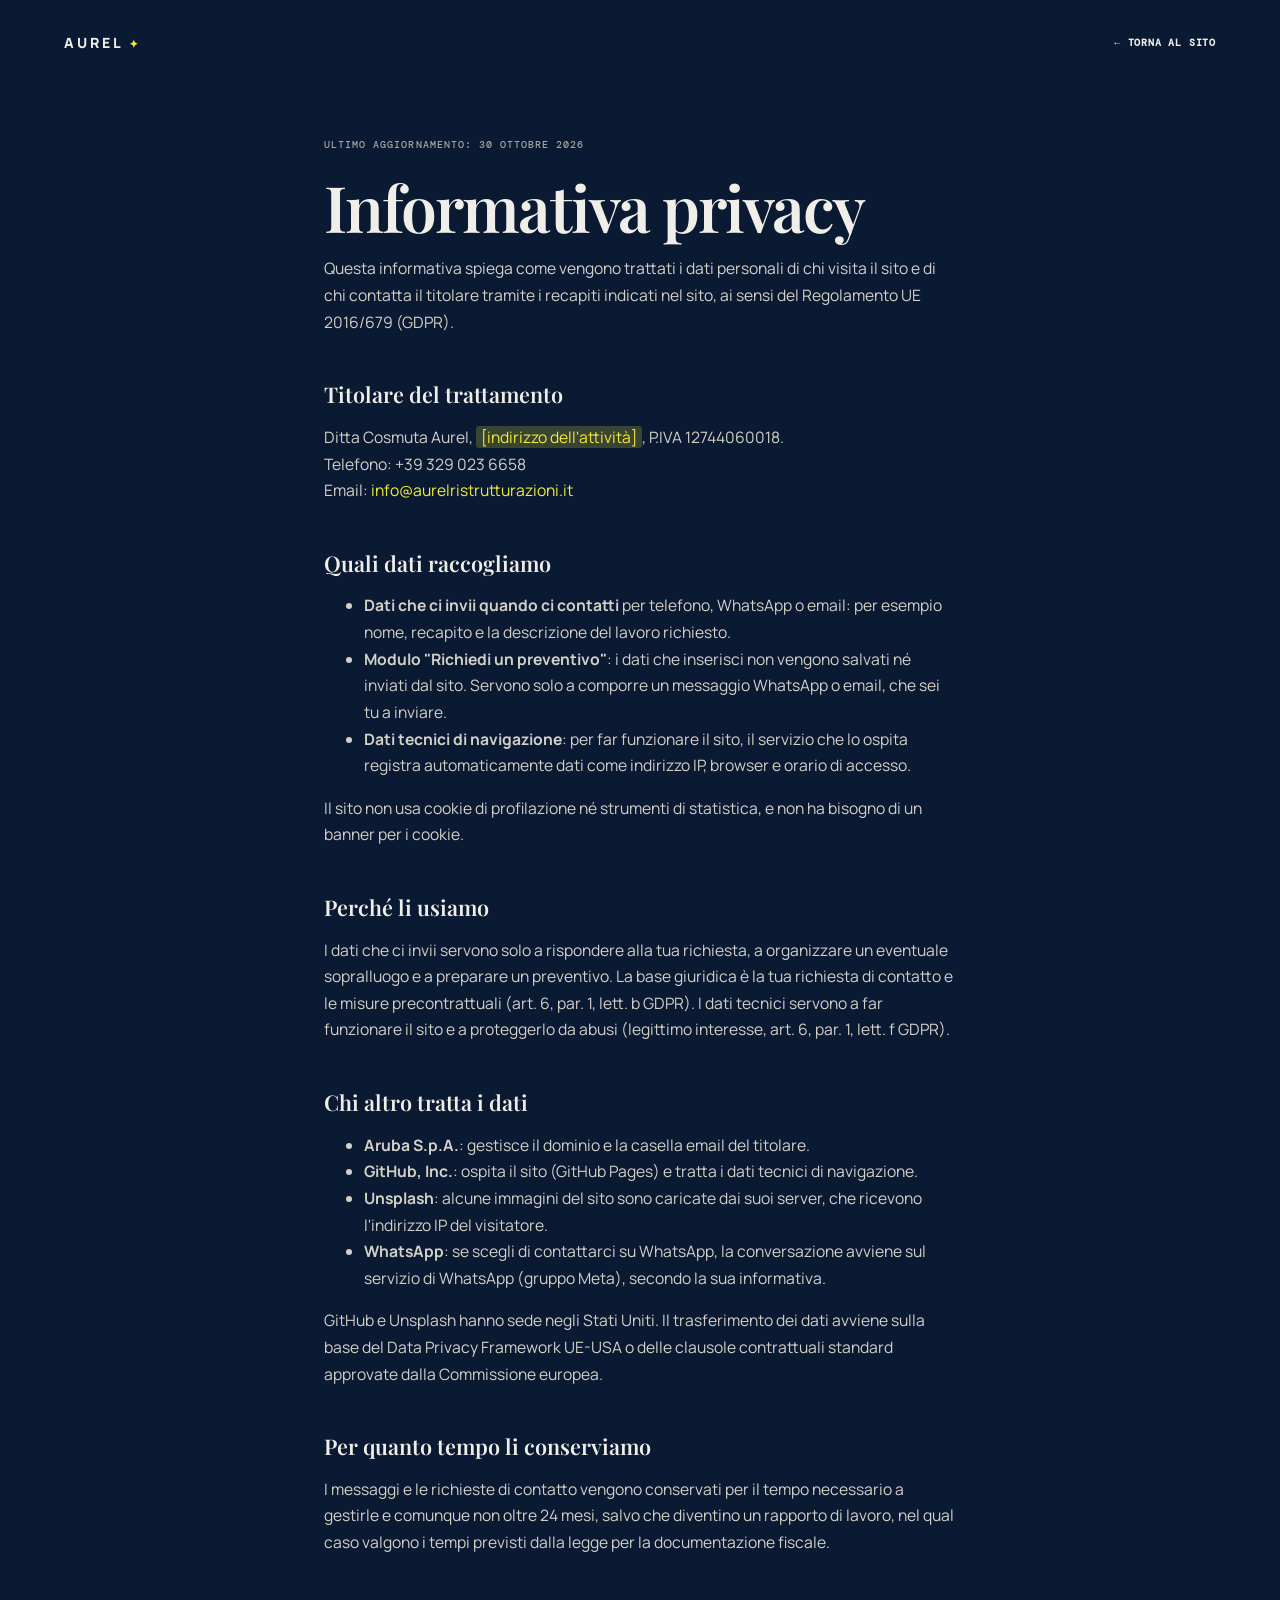
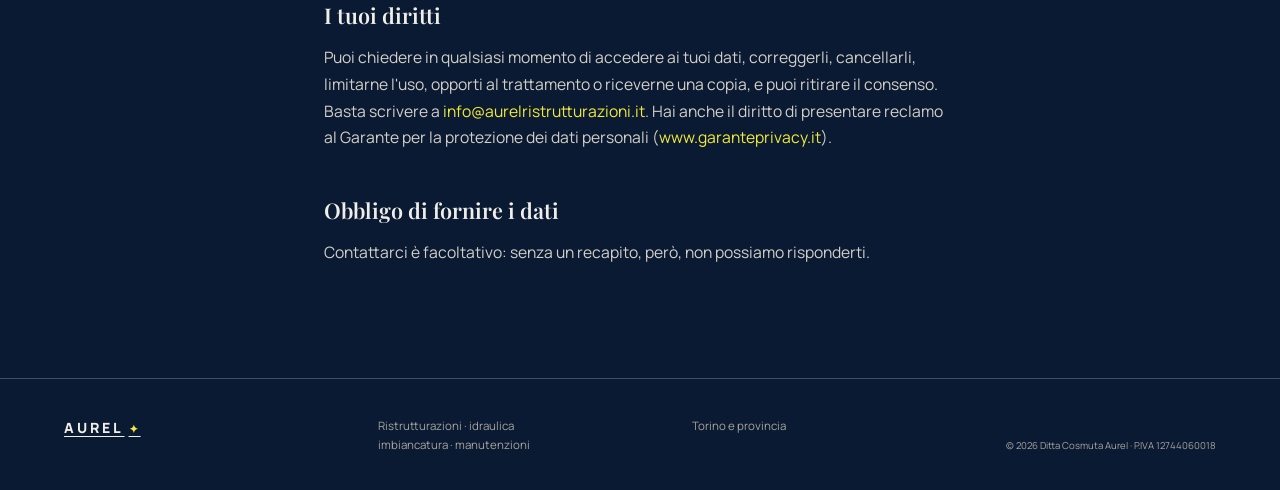
<file: privacy.html>
<!doctype html>
<html lang="it">
<head>
<meta charset="utf-8"><meta name="viewport" content="width=device-width, initial-scale=1">
<meta http-equiv="Content-Security-Policy" content="default-src 'none'; script-src 'self'; style-src 'self'; font-src 'self'; img-src 'self'; base-uri 'none'; object-src 'none'; form-action 'none'; frame-src 'none'; upgrade-insecure-requests">
<meta name="referrer" content="strict-origin-when-cross-origin">
<meta name="robots" content="noindex">
<title>Privacy policy — Aurel Cosmuță</title><link rel="icon" href="favicon.svg?v=202611021554" type="image/svg+xml"><link rel="icon" href="favicon-32.png?v=202611021554" type="image/png" sizes="32x32"><link rel="apple-touch-icon" href="apple-touch-icon.png"><meta name="theme-color" content="#0b1a33">
<script src="frame-guard.js?v=202611021615"></script><link rel="stylesheet" href="fonts/fonts.css?v=202611021615"><link rel="stylesheet" href="aurel.css?v=202611021615">
</head>
<body>
<header class="header"><a class="logo" href="./">AUREL<span>✦</span></a><a class="back-link" href="./">← TORNA AL SITO</a></header>
<main class="legal">
<p class="updated">Ultimo aggiornamento: 30 ottobre 2026</p>
<h1>Informativa privacy</h1>
<p>Questa informativa spiega come vengono trattati i dati personali di chi visita il sito e di chi contatta il titolare tramite i recapiti indicati nel sito, ai sensi del Regolamento UE 2016/679 (GDPR).</p>

<h2>Titolare del trattamento</h2>
<p>Ditta Cosmuta Aurel, <span class="todo">[indirizzo dell'attività]</span>, P.IVA 12744060018.<br>Telefono: +39 329 023 6658<br>
Email: <a href="mailto:info@aurelristrutturazioni.it">info@aurelristrutturazioni.it</a></p>

<h2>Quali dati raccogliamo</h2>
<ul>
<li><strong>Dati che ci invii quando ci contatti</strong> per telefono, WhatsApp o email: per esempio nome, recapito e la descrizione del lavoro richiesto.</li>
<li><strong>Modulo "Richiedi un preventivo"</strong>: i dati che inserisci non vengono salvati né inviati dal sito. Servono solo a comporre un messaggio WhatsApp o email, che sei tu a inviare.</li><li><strong>Dati tecnici di navigazione</strong>: per far funzionare il sito, il servizio che lo ospita registra automaticamente dati come indirizzo IP, browser e orario di accesso.</li>
</ul>
<p>Il sito non usa cookie di profilazione né strumenti di statistica, e non ha bisogno di un banner per i cookie.</p>

<h2>Perché li usiamo</h2>
<p>I dati che ci invii servono solo a rispondere alla tua richiesta, a organizzare un eventuale sopralluogo e a preparare un preventivo. La base giuridica è la tua richiesta di contatto e le misure precontrattuali (art. 6, par. 1, lett. b GDPR). I dati tecnici servono a far funzionare il sito e a proteggerlo da abusi (legittimo interesse, art. 6, par. 1, lett. f GDPR).</p>

<h2>Chi altro tratta i dati</h2>
<ul>
<li><strong>Aruba S.p.A.</strong>: gestisce il dominio e la casella email del titolare.</li>
<li><strong>GitHub, Inc.</strong>: ospita il sito (GitHub Pages) e tratta i dati tecnici di navigazione.</li>
<li><strong>Unsplash</strong>: alcune immagini del sito sono caricate dai suoi server, che ricevono l'indirizzo IP del visitatore.</li>
<li><strong>WhatsApp</strong>: se scegli di contattarci su WhatsApp, la conversazione avviene sul servizio di WhatsApp (gruppo Meta), secondo la sua informativa.</li>
</ul>
<p>GitHub e Unsplash hanno sede negli Stati Uniti. Il trasferimento dei dati avviene sulla base del Data Privacy Framework UE-USA o delle clausole contrattuali standard approvate dalla Commissione europea.</p>

<h2>Per quanto tempo li conserviamo</h2>
<p>I messaggi e le richieste di contatto vengono conservati per il tempo necessario a gestirle e comunque non oltre 24 mesi, salvo che diventino un rapporto di lavoro, nel qual caso valgono i tempi previsti dalla legge per la documentazione fiscale.</p>

<h2>I tuoi diritti</h2>
<p>Puoi chiedere in qualsiasi momento di accedere ai tuoi dati, correggerli, cancellarli, limitarne l'uso, opporti al trattamento o riceverne una copia, e puoi ritirare il consenso. Basta scrivere a <a href="mailto:info@aurelristrutturazioni.it">info@aurelristrutturazioni.it</a>. Hai anche il diritto di presentare reclamo al Garante per la protezione dei dati personali (<a href="https://www.garanteprivacy.it" rel="noopener noreferrer">www.garanteprivacy.it</a>).</p>

<h2>Obbligo di fornire i dati</h2>
<p>Contattarci è facoltativo: senza un recapito, però, non possiamo risponderti.</p>
</main>
<footer><a href="./" class="logo">AUREL<span>✦</span></a><p>Ristrutturazioni · idraulica<br>imbiancatura · manutenzioni</p><p>Torino e provincia</p><small>© 2026 Ditta Cosmuta Aurel · P.IVA 12744060018</small></footer>
</body>
</html>
</file>
<file: fonts/fonts.css>
/* manrope-latin-400-normal */
@font-face {
  font-family: 'Manrope';
  font-style: normal;
  font-display: swap;
  font-weight: 400;
  src: url(manrope-latin-400-normal.woff2) format('woff2');
}/* manrope-latin-ext-400-normal */
@font-face {
  font-family: 'Manrope';
  font-style: normal;
  font-display: swap;
  font-weight: 400;
  src: url(manrope-latin-ext-400-normal.woff2) format('woff2');
}/* manrope-latin-500-normal */
@font-face {
  font-family: 'Manrope';
  font-style: normal;
  font-display: swap;
  font-weight: 500;
  src: url(manrope-latin-500-normal.woff2) format('woff2');
}/* manrope-latin-ext-500-normal */
@font-face {
  font-family: 'Manrope';
  font-style: normal;
  font-display: swap;
  font-weight: 500;
  src: url(manrope-latin-ext-500-normal.woff2) format('woff2');
}/* manrope-latin-600-normal */
@font-face {
  font-family: 'Manrope';
  font-style: normal;
  font-display: swap;
  font-weight: 600;
  src: url(manrope-latin-600-normal.woff2) format('woff2');
}/* manrope-latin-ext-600-normal */
@font-face {
  font-family: 'Manrope';
  font-style: normal;
  font-display: swap;
  font-weight: 600;
  src: url(manrope-latin-ext-600-normal.woff2) format('woff2');
}/* manrope-latin-700-normal */
@font-face {
  font-family: 'Manrope';
  font-style: normal;
  font-display: swap;
  font-weight: 700;
  src: url(manrope-latin-700-normal.woff2) format('woff2');
}/* manrope-latin-ext-700-normal */
@font-face {
  font-family: 'Manrope';
  font-style: normal;
  font-display: swap;
  font-weight: 700;
  src: url(manrope-latin-ext-700-normal.woff2) format('woff2');
}/* manrope-latin-800-normal */
@font-face {
  font-family: 'Manrope';
  font-style: normal;
  font-display: swap;
  font-weight: 800;
  src: url(manrope-latin-800-normal.woff2) format('woff2');
}/* manrope-latin-ext-800-normal */
@font-face {
  font-family: 'Manrope';
  font-style: normal;
  font-display: swap;
  font-weight: 800;
  src: url(manrope-latin-ext-800-normal.woff2) format('woff2');
}/* playfair-display-latin-500-normal */
@font-face {
  font-family: 'Playfair Display';
  font-style: normal;
  font-display: swap;
  font-weight: 500;
  src: url(playfair-display-latin-500-normal.woff2) format('woff2');
}/* playfair-display-latin-ext-500-normal */
@font-face {
  font-family: 'Playfair Display';
  font-style: normal;
  font-display: swap;
  font-weight: 500;
  src: url(playfair-display-latin-ext-500-normal.woff2) format('woff2');
}/* playfair-display-latin-600-normal */
@font-face {
  font-family: 'Playfair Display';
  font-style: normal;
  font-display: swap;
  font-weight: 600;
  src: url(playfair-display-latin-600-normal.woff2) format('woff2');
}/* playfair-display-latin-ext-600-normal */
@font-face {
  font-family: 'Playfair Display';
  font-style: normal;
  font-display: swap;
  font-weight: 600;
  src: url(playfair-display-latin-ext-600-normal.woff2) format('woff2');
}/* playfair-display-latin-500-italic */
@font-face {
  font-family: 'Playfair Display';
  font-style: italic;
  font-display: swap;
  font-weight: 500;
  src: url(playfair-display-latin-500-italic.woff2) format('woff2');
}/* playfair-display-latin-ext-500-italic */
@font-face {
  font-family: 'Playfair Display';
  font-style: italic;
  font-display: swap;
  font-weight: 500;
  src: url(playfair-display-latin-ext-500-italic.woff2) format('woff2');
}/* dm-mono-latin-400-normal */
@font-face {
  font-family: 'DM Mono';
  font-style: normal;
  font-display: swap;
  font-weight: 400;
  src: url(dm-mono-latin-400-normal.woff2) format('woff2');
}/* dm-mono-latin-ext-400-normal */
@font-face {
  font-family: 'DM Mono';
  font-style: normal;
  font-display: swap;
  font-weight: 400;
  src: url(dm-mono-latin-ext-400-normal.woff2) format('woff2');
}/* dm-mono-latin-500-normal */
@font-face {
  font-family: 'DM Mono';
  font-style: normal;
  font-display: swap;
  font-weight: 500;
  src: url(dm-mono-latin-500-normal.woff2) format('woff2');
}/* dm-mono-latin-ext-500-normal */
@font-face {
  font-family: 'DM Mono';
  font-style: normal;
  font-display: swap;
  font-weight: 500;
  src: url(dm-mono-latin-ext-500-normal.woff2) format('woff2');
}
</file>
<file: aurel.css>
:root{--dark:#0b1a33;--cream:#f0eee8;--yellow:#f3ec36;--grey:#a6a49e;--line:rgba(240,238,232,.24);--sans:Manrope,Arial,sans-serif;--serif:'Playfair Display',Georgia,serif;--mono:'DM Mono',monospace}*{box-sizing:border-box}html{scroll-behavior:smooth}body{margin:0;background:var(--dark);color:var(--cream);font-family:var(--sans);overflow-x:hidden}a{color:inherit;text-decoration:none}button{font:inherit}img{width:100%;height:100%;display:block;object-fit:cover}.header{position:absolute;inset:0 0 auto;z-index:10;height:84px;padding:0 5vw;display:flex;align-items:center;justify-content:space-between}.logo{font-size:.88rem;font-weight:800;letter-spacing:.22em}.logo span{margin-left:.25rem;color:var(--yellow);font-size:.7rem}.nav{display:flex;align-items:center;gap:2rem;font-size:.68rem;font-weight:700}.nav>a:not(.nav-cta){color:#dad8d1}.nav>a:not(.nav-cta):hover{color:var(--yellow)}.nav-cta{background:var(--yellow);color:var(--dark);border:1px solid var(--yellow);border-radius:2rem;padding:.82rem 1.15rem;font:700 .62rem var(--mono);letter-spacing:.08em;transition:.25s}.nav-cta:hover{background:#fffbd0;transform:translateY(-2px);box-shadow:0 10px 28px #f3ec363d}.nav-cta span{margin-left:.6rem;font-size:1rem}.menu-button,.mobile-nav{display:none}.hero{height:min(860px,100vh);min-height:670px;position:relative;padding:125px 5vw 2.2rem;display:flex;flex-direction:column;justify-content:space-between;overflow:hidden}.hero-image,.hero-shade{position:absolute;inset:0}.hero-image{z-index:0}.hero-image img{filter:saturate(.75);transform:scale(1.03);animation:heroZoom 13s ease-out both}.hero-shade{z-index:1;background:linear-gradient(90deg,#0b1a33e8,#0b1a3340 78%),linear-gradient(0deg,#0b1a33bf,transparent 55%)}.hero-meta,.hero-content,.hero-scroll{position:relative;z-index:2}.hero-meta{display:flex;justify-content:space-between;color:#d6d3cc;font:.56rem var(--mono);letter-spacing:.09em;text-transform:uppercase}.hero-content{margin:auto 0}.kicker,.section-label{font:500 .61rem var(--mono);letter-spacing:.12em;color:var(--yellow);margin:0;text-transform:uppercase}.hero h1{font-size:clamp(4.2rem,12.5vw,13.5rem);line-height:.78;letter-spacing:-.095em;margin:1.2rem 0 0}.hero h1 span,.hero h1 em{display:block;animation:revealTitle 1s cubic-bezier(.2,.75,.2,1) both}.hero h1 em{font-family:var(--serif);font-weight:500;margin-left:16vw;animation-delay:.12s}.hero-bottom{margin-top:3rem;display:flex;align-items:end;justify-content:space-between}.hero-bottom>p{max-width:330px;margin:0;color:#d2d0c8;font-size:.83rem;line-height:1.7}.circle-link{height:128px;width:128px;border-radius:50%;background:var(--yellow);color:var(--dark);display:flex;align-items:center;justify-content:center;gap:.5rem;font:700 .54rem var(--mono);letter-spacing:.08em;line-height:1.4;transition:.3s}.circle-link:hover{transform:rotate(10deg) scale(1.06);box-shadow:0 14px 36px #f3ec3633}.circle-link b{font-size:1.25rem;font-weight:400}.hero-scroll{position:absolute;right:5vw;bottom:2.2rem;writing-mode:vertical-rl;font:.51rem var(--mono);letter-spacing:.1em;color:#c4c1b9}.hero-scroll span{color:var(--yellow);font-size:1rem;margin-top:.7rem}.section{padding:9rem 5vw}.intro-layout{display:grid;grid-template-columns:1.6fr .65fr;gap:9vw;align-items:end;margin-top:3.5rem}.intro h2,.projects h2,.contact h2{font-size:clamp(2.8rem,6.5vw,7.5rem);line-height:.94;letter-spacing:-.075em;margin:0}.intro h2 em,.projects h2 em,.contact h2 em{font-family:var(--serif);font-weight:500}.intro-copy{font-size:.86rem;color:var(--grey);line-height:1.75}.intro-copy p{margin:0}.underlined-link{display:inline-block;margin-top:2rem;padding-bottom:.45rem;border-bottom:1px solid var(--yellow);font-size:.7rem;font-weight:700}.underlined-link span{margin-left:.5rem;color:var(--yellow)}.intro-images{margin-top:7rem;display:grid;grid-template-columns:1.2fr .8fr;gap:1.5rem}.intro-images figure{margin:0;height:390px;position:relative;overflow:hidden}.intro-images figure:nth-child(2){margin-top:7rem}.intro-images img{filter:grayscale(.5);transition:transform .8s}.intro-images figure:hover img{transform:scale(1.06)}figcaption{position:absolute;left:1rem;bottom:1rem;font:.56rem var(--mono);letter-spacing:.1em;text-transform:uppercase}.services{background:var(--cream);color:var(--dark)}.services-title{display:flex;justify-content:space-between}.services-title .section-label{color:#65631a}.services-title>p{font-size:.88rem;line-height:1.65;margin:0}.services-grid{display:grid;grid-template-columns:1.25fr .75fr;gap:6vw;margin-top:5rem}.service-list{border-top:1px solid #bebbb4}.service-item{border-bottom:1px solid #bebbb4}.service-toggle{width:100%;display:grid;grid-template-columns:46px 1fr 28px;gap:1rem;align-items:center;padding:1.6rem 0;background:none;border:0;color:var(--dark);text-align:left;cursor:pointer}.service-toggle>span{font:.63rem var(--mono);color:#77756f}.service-toggle strong{font-size:clamp(1.35rem,2.6vw,2.6rem);letter-spacing:-.06em}.service-toggle i,.portfolio-toggle i{font-style:normal;font-size:1.7rem;text-align:right;transition:transform .3s}.service-sublist{max-height:0;overflow:hidden;transition:max-height .45s ease;padding-left:61px}.service-item.open .service-sublist{max-height:180px;padding-bottom:1.2rem}.service-item.open .service-toggle i,.portfolio.open .portfolio-toggle i{transform:rotate(45deg);color:#77710b}.service-detail{width:100%;display:flex;align-items:center;gap:1rem;padding:.58rem 0;background:none;border:0;color:#5a5953;text-align:left;cursor:pointer;border-bottom:1px solid #d6d3cb}.service-detail span{font:.55rem var(--mono);color:#88857e}.service-detail b{font-size:.77rem;font-weight:600}.service-detail:hover,.service-detail.active{color:#737b09}.service-photo{height:520px;overflow:hidden}.service-photo img{filter:saturate(.7);transition:opacity .25s,transform .45s}.statement{overflow:hidden;border-top:1px solid var(--line);border-bottom:1px solid var(--line);padding:1.25rem 0}.ticker{width:max-content;display:flex;animation:ticker 24s linear infinite}.ticker span{white-space:nowrap;font-size:clamp(2rem,4vw,4.5rem);letter-spacing:-.06em;line-height:1;padding-right:1.3rem;color:#d1cec7}.projects-heading{display:grid;grid-template-columns:.55fr 1.45fr .55fr;gap:4vw;align-items:end}.projects-heading p{font-size:.78rem;line-height:1.7;color:var(--grey);margin:0}.portfolio{border-top:1px solid var(--line)}.portfolio:first-of-type{margin-top:6rem}.portfolio-toggle{width:100%;display:grid;grid-template-columns:50px 1fr 30px;align-items:center;padding:1.55rem 0;background:none;color:var(--cream);border:0;border-bottom:1px solid var(--line);text-align:left;cursor:pointer}.portfolio-toggle span{font:.62rem var(--mono);color:var(--yellow)}.portfolio-toggle strong{font-size:clamp(1.4rem,3vw,2.8rem);letter-spacing:-.06em}.portfolio-toggle i{font-size:1.7rem}.portfolio-content{max-height:0;overflow:hidden;transition:max-height .65s ease}.portfolio.open .portfolio-content{max-height:390px}.portfolio-track{display:flex;gap:1rem;overflow-x:auto;padding:1rem 0 1.5rem;scroll-snap-type:x mandatory;scrollbar-width:thin;scrollbar-color:var(--yellow) transparent}.portfolio-track figure{flex:0 0 clamp(260px,31vw,430px);height:280px;margin:0;position:relative;scroll-snap-align:start;overflow:hidden}.portfolio-track img{filter:saturate(.7);transition:transform .6s}.portfolio-track figure:hover img{transform:scale(1.06)}.portfolio-track figcaption{font:.58rem var(--mono);color:white;text-shadow:0 1px 5px #000}.contact{background:#13294d;position:relative;overflow:hidden}.contact-bg{position:absolute;width:68vw;height:68vw;border-radius:50%;background:var(--yellow);right:-25vw;bottom:-42vw}.contact>*:not(.contact-bg){position:relative;z-index:1}.contact h2{margin:3rem 0 5rem}.contact-layout{display:grid;grid-template-columns:.8fr 1fr;gap:11vw}.contact-copy>p{font-size:.85rem;line-height:1.7;color:#d2cfc7;margin:0;max-width:390px}.contact-option{border-top:1px solid #f0eee83d;margin-top:2rem;padding-top:.8rem}.option-label{display:block;font:.56rem var(--mono);letter-spacing:.1em;color:var(--yellow);margin-bottom:.55rem}.copy-email,.contact-action{display:flex;align-items:center;justify-content:space-between;width:100%;max-width:430px;padding:0;background:none;border:0;color:var(--cream);text-align:left;font-size:clamp(1.05rem,2vw,1.75rem);letter-spacing:-.05em;cursor:pointer}.contact-action{display:flex}.copy-email small,.contact-action small{font:.53rem var(--mono);letter-spacing:.08em;color:var(--yellow);white-space:nowrap;margin-left:1rem}.copy-message{color:var(--yellow)!important;font-size:.67rem!important;margin:.5rem 0 0!important}.whatsapp-option{border-color:#73d48a66}.whatsapp-option .option-label{color:#72dc88}.whatsapp-option .contact-action small{color:#72dc88}.contact-copy>a{display:block}form{display:flex;flex-direction:column;gap:1.5rem}label{font:.58rem var(--mono);letter-spacing:.1em;text-transform:uppercase;color:#d3d0c8}input,textarea{display:block;width:100%;margin-top:.55rem;padding:.75rem 0;background:transparent;border:0;border-bottom:1px solid #f0eee856;color:var(--cream);outline:0;font:.86rem var(--sans);resize:vertical}input:focus,textarea:focus{border-color:var(--yellow)}input::placeholder,textarea::placeholder{color:#bab7b0}form button{align-self:flex-start;border:0;border-radius:3rem;padding:1rem 1.2rem;background:var(--yellow);color:var(--dark);font:700 .62rem var(--mono);letter-spacing:.08em;cursor:pointer;transition:.25s}form button:hover{transform:translateY(-2px);background:#fffbd0}form button span{font-size:1rem;margin-left:.7rem}#form-message{margin:0;color:var(--yellow);font-size:.75rem}footer{display:grid;grid-template-columns:1fr 1fr 1fr auto;gap:2rem;padding:2.3rem 5vw;color:var(--grey);font-size:.72rem;line-height:1.65;border-top:1px solid var(--line)}footer .logo{color:var(--cream)}footer p{margin:0}footer small{align-self:end}.reveal{opacity:0;transform:translateY(35px);transition:opacity .8s ease,transform .8s}.reveal.visible{opacity:1;transform:none}@keyframes revealTitle{from{transform:translateY(120%);opacity:0}to{transform:translateY(0);opacity:1}}@keyframes heroZoom{from{transform:scale(1.15)}to{transform:scale(1.03)}}@keyframes ticker{to{transform:translateX(-50%)}}@media(max-width:760px){.header{height:65px;padding:0 1.25rem}.nav{display:none}.menu-button{display:flex;flex-direction:column;gap:6px;border:0;background:none;padding:8px;z-index:13}.menu-button i{width:27px;height:1px;background:var(--cream);display:block;transition:transform .3s}.menu-button.open i:first-child{transform:translateY(3.5px) rotate(45deg)}.menu-button.open i:last-child{transform:translateY(-3.5px) rotate(-45deg)}.mobile-nav{position:fixed;z-index:12;inset:0;background:var(--yellow);color:var(--dark);padding:7rem 1.25rem;transform:translateY(-100%);transition:transform .45s cubic-bezier(.7,0,.2,1)}.mobile-nav.open{transform:none}.mobile-nav a{display:block;font-size:clamp(2.6rem,12vw,4rem);font-weight:700;line-height:1.15;letter-spacing:-.07em}.mobile-nav small{font:.55rem var(--mono);vertical-align:top}.mobile-nav .mobile-quote{margin-top:1.5rem;font:.9rem var(--mono);letter-spacing:.08em;border:1px solid var(--dark);border-radius:3rem;padding:.9rem 1rem;width:max-content}.hero{padding:95px 1.25rem 1.5rem;min-height:720px}.hero-meta span:last-child{display:none}.hero h1{font-size:clamp(4rem,18vw,7rem)}.hero h1 em{margin-left:8vw}.hero-bottom>p{max-width:205px;font-size:.72rem}.circle-link{width:88px;height:88px;font-size:.42rem}.hero-scroll{right:1.25rem;bottom:1.5rem}.section{padding:5rem 1.25rem}.intro-layout,.contact-layout{display:block;margin-top:2.5rem}.intro-copy{margin-top:2rem}.intro-images{margin-top:4rem;gap:.7rem}.intro-images figure{height:225px}.intro-images figure:nth-child(2){margin-top:3rem}.services-title{display:block}.services-title>p{margin-top:2rem}.services-grid{display:block;margin-top:3rem}.service-toggle{grid-template-columns:32px 1fr 24px;padding:1.3rem 0}.service-sublist{padding-left:32px}.service-photo{height:315px;margin-top:2rem}.projects-heading{display:block}.projects-heading h2{margin:2rem 0}.portfolio:first-of-type{margin-top:4rem}.portfolio-track figure{flex-basis:78vw;height:250px}.contact h2{margin:2.3rem 0 3rem}.contact-layout form{margin-top:3rem}.contact-bg{width:120vw;height:120vw;right:-50vw;bottom:-25vw}.copy-email,.contact-action{font-size:1rem}footer{grid-template-columns:1fr 1fr;padding:2rem 1.25rem;gap:1.5rem}footer small{grid-column:1/-1}}

.hp-field{position:absolute;left:-10000px;width:1px;height:1px;overflow:hidden}
.consent{display:flex;gap:.75rem;align-items:flex-start;text-transform:none;letter-spacing:0;font:.78rem/1.5 var(--sans);color:var(--cream)}
.consent input{width:1.05rem;height:1.05rem;margin:.15rem 0 0;flex:none;accent-color:var(--yellow)}
.consent a,footer a{color:inherit;text-decoration:underline;text-underline-offset:3px}
form button:disabled{opacity:.6;cursor:wait;transform:none}
:focus-visible{outline:2px solid var(--yellow);outline-offset:3px}
.legal{max-width:760px;margin:0 auto;padding:8rem 5vw 6rem;line-height:1.7;font-size:.98rem}
.legal h1{font:600 clamp(2.4rem,6vw,4rem)/1 var(--serif);letter-spacing:-.03em;margin:1.5rem 0 1rem}
.legal h2{font:600 1.35rem/1.3 var(--serif);margin:2.8rem 0 .6rem}
.legal p,.legal li{color:#d3d0c8}
.legal a{color:var(--yellow)}
.legal .todo{background:#f3ec3633;color:var(--yellow);padding:0 .3rem;border-radius:3px}
.legal .updated{font:500 .65rem var(--mono);letter-spacing:.1em;text-transform:uppercase;color:var(--grey)}
.back-link{font:700 .62rem var(--mono);letter-spacing:.08em;color:var(--cream);text-decoration:none}
@media(max-width:760px){.contact{padding-bottom:calc(5rem + 32vw)}.contact-bg{width:68vw;height:68vw;right:-20vw;bottom:-40vw}}

/* ===== Telefono ===== */
.quick-bar{display:none}
@media(max-width:760px){
/* Header fisso: il menu è sempre raggiungibile */
.header{position:fixed;z-index:14;height:calc(64px + env(safe-area-inset-top,0px));padding:env(safe-area-inset-top,0px) max(1.25rem,env(safe-area-inset-right,0px)) 0 max(1.25rem,env(safe-area-inset-left,0px));transition:background .3s,box-shadow .3s}
.header.scrolled{background:#0b1a33f2;box-shadow:0 1px 0 var(--line);-webkit-backdrop-filter:blur(10px);backdrop-filter:blur(10px)}
.logo{padding:.8rem 0}
.menu-button{width:48px;height:48px;align-items:center;justify-content:center;margin-right:-10px}
/* Menu a tutto schermo */
.mobile-nav{display:flex;flex-direction:column;gap:.35rem;padding:calc(6.5rem + env(safe-area-inset-top,0px)) 1.25rem 2rem;overflow-y:auto;visibility:hidden;transition:transform .45s cubic-bezier(.7,0,.2,1),visibility 0s .45s}
.mobile-nav.open{visibility:visible;transition:transform .45s cubic-bezier(.7,0,.2,1)}
.mobile-nav a{color:var(--dark);text-decoration:none;padding:.2rem 0}
.mobile-nav small{font-size:.7rem}
.mobile-nav .mobile-quote{font-size:.85rem;padding:1rem 1.3rem}
body.menu-open .header{background:transparent;box-shadow:none;-webkit-backdrop-filter:none;backdrop-filter:none}
body.menu-open .logo{color:var(--dark)}
body.menu-open .menu-button i{background:var(--dark)}
/* Apertura */
.hero{height:auto;min-height:100vh;min-height:100svh;padding:calc(88px + env(safe-area-inset-top,0px)) 1.25rem 2rem}
.hero-meta{font-size:.66rem}
.kicker{font-size:.72rem}
.hero-bottom{flex-direction:column;align-items:flex-start;gap:1.8rem;margin-top:2.2rem}
.hero-bottom>p{max-width:34ch;font-size:.98rem;line-height:1.6}
.circle-link{width:104px;height:104px;font-size:.6rem;align-self:flex-end;margin-top:-.5rem}
[id]{scroll-margin-top:calc(64px + env(safe-area-inset-top,0px))}
.hero-scroll{display:none}
/* Testi leggibili */
.section-label{font-size:.72rem}
.intro-copy p,.services-title>p{font-size:1rem}
.intro-images figcaption,.portfolio-track figcaption{font-size:.68rem}
.underlined-link{display:inline-flex;padding:.7rem 0;font-size:.95rem}
/* Servizi: foto sopra l'elenco, così si vede quando cambia */
.services-grid{display:flex;flex-direction:column}
.service-photo{order:-1;height:auto;aspect-ratio:4/3;max-width:100%;margin:0 0 1.5rem}
.service-detail{padding:.85rem 0;font-size:.95rem}
.service-detail span,.service-detail small{font-size:.7rem}
.service-detail b{font-size:.95rem}
/* Lavori */
.projects-heading p{font-size:.95rem;margin-bottom:2rem}
.portfolio-track figure{flex-basis:82vw;height:300px}
/* Contatti */
.option-label{font-size:.7rem}
.contact-option{margin-top:1.4rem}
.copy-email,.contact-action{min-height:48px;font-size:1.15rem}
.copy-email small,.contact-action small{font-size:.68rem}
label{font-size:.7rem}
input,textarea{font-size:16px;padding:.9rem 0}
.consent{font-size:.9rem;padding:.3rem 0}
.consent input{width:1.4rem;height:1.4rem;margin-top:.05rem}
form button{font-size:.75rem;padding:1.15rem 1.5rem;min-height:52px}
/* Footer */
footer{font-size:.82rem;padding-bottom:calc(5.5rem + env(safe-area-inset-bottom,0px))}
footer small{font-size:.75rem}
footer a{display:inline-block;padding:.35rem 0}
/* Barra Chiama / WhatsApp */
.quick-bar{display:grid;grid-template-columns:1fr 1fr;gap:.6rem;position:fixed;z-index:11;left:0;right:0;bottom:0;padding:.7rem max(1rem,env(safe-area-inset-right,0px)) calc(.7rem + env(safe-area-inset-bottom,0px)) max(1rem,env(safe-area-inset-left,0px));background:#0b1a33f2;-webkit-backdrop-filter:blur(10px);backdrop-filter:blur(10px);box-shadow:0 -1px 0 var(--line);transform:translateY(110%);transition:transform .35s ease}
.quick-bar.show{transform:none}
.quick-bar a{display:flex;align-items:center;justify-content:center;gap:.5rem;min-height:50px;border-radius:3rem;font:700 .78rem var(--mono);letter-spacing:.06em;text-transform:uppercase;text-decoration:none}
.quick-call{background:var(--yellow);color:var(--dark)}
.quick-wa{border:1px solid #72dc88;color:#72dc88}
body.menu-open .quick-bar{transform:translateY(110%)}
}
/* Sui touch screen niente effetti "hover" che restano attivi dopo il tocco */
@media(hover:none){
.service-detail:hover{color:#5a5953}
.service-detail.active{color:#737b09}
.circle-link:hover,.nav-cta:hover,form button:hover{transform:none;box-shadow:none}
.intro-images figure:hover img,.portfolio-track figure:hover img{transform:none}
}
@media(prefers-reduced-motion:reduce){*{animation:none!important;transition:none!important}html{scroll-behavior:auto}}

/* Contatti: valore cliccabile + azioni */
.contact-row{display:flex;align-items:center;justify-content:space-between;gap:1rem;flex-wrap:wrap}
.contact-value{color:var(--cream);text-decoration:none;font-size:clamp(1.05rem,2vw,1.75rem);letter-spacing:-.05em;min-height:44px;display:inline-flex;align-items:center;min-width:0;overflow-wrap:anywhere}
.contact-value:hover{color:var(--yellow)}
.contact-btns{display:flex;gap:.5rem;flex-wrap:wrap}
.chip{display:inline-flex;align-items:center;justify-content:center;min-height:38px;padding:0 .95rem;border:1px solid #f3ec3666;border-radius:2rem;background:transparent;color:var(--yellow);font:700 .6rem var(--mono);letter-spacing:.08em;text-decoration:none;cursor:pointer;white-space:nowrap;transition:background .2s,color .2s}
.chip:hover{background:var(--yellow);color:var(--dark)}
.whatsapp-option .chip{border-color:#72dc8866;color:#72dc88}
.whatsapp-option .chip:hover{background:#72dc88;color:var(--dark)}
.copy-message{margin:.4rem 0 0;font-size:.75rem;color:var(--yellow);min-height:1em}
@media(hover:none),(pointer:coarse){.chip-gmail{display:none}}
/* Il cerchio giallo resta dietro: testi e modulo sempre leggibili */
.contact-layout{position:relative;z-index:1}
@media(min-width:761px){
.contact-layout form{background:#13294d;padding:2.4rem;border:1px solid var(--line);border-radius:6px}
}
@media(max-width:760px){
.contact-value{font-size:1.15rem;min-height:48px}
.chip{min-height:44px;font-size:.7rem;padding:0 1.1rem}
.mobile-nav .mobile-quote{align-self:flex-start;margin-top:.9rem;padding:.08em .3em .14em;margin-left:-.22em;border:0;border-radius:.3em;width:auto;background:var(--dark);color:var(--yellow);font-family:var(--sans);font-size:clamp(2.6rem,12vw,4rem);font-weight:700;line-height:1.15;letter-spacing:-.07em;box-shadow:0 10px 30px #0b1a3340}
.mobile-nav .mobile-quote small{color:var(--yellow);font:.7rem var(--mono);letter-spacing:0;vertical-align:top}
}

/* Lavori: riquadri più alti, adatti alle foto verticali da telefono */
.portfolio-track figure{height:440px}
.portfolio-track img[src^="img/"]{filter:none}
@media(max-width:760px){.portfolio-track figure{height:420px}}

/* ===== iPad e tablet ===== */
/* Testi minimi leggibili su tablet (verticale e orizzontale) */
@media(min-width:761px) and (max-width:1199px){
.nav{font-size:.8rem;gap:1.6rem}
.nav-cta{font-size:.68rem}
.section-label,.kicker{font-size:.7rem}
.hero-meta{font-size:.64rem}
.hero-bottom>p{font-size:.95rem}
.circle-link{font-size:.6rem}
.intro-copy{font-size:.98rem}
.intro-images figcaption,.portfolio-track figcaption{font-size:.66rem}
.service-detail span{font-size:.66rem}
.service-detail b{font-size:.9rem}
.option-label,label{font-size:.66rem}
.chip{font-size:.66rem}
.copy-email small,.contact-action small{font-size:.66rem}
footer{font-size:.82rem}
}
/* iPad in verticale: colonne singole dove lo spazio è poco */
@media(min-width:761px) and (max-width:1023px){
.section{padding:7rem 6vw}
.intro-layout{grid-template-columns:1fr;gap:2.5rem;align-items:start}
.intro-copy{max-width:60ch}
.intro-images{margin-top:4.5rem}
.intro-images figure{height:320px}
.projects-heading{display:block}
.projects-heading h2{margin:2rem 0 3rem}
.services-grid{grid-template-columns:1.1fr .9fr;gap:4vw}
.service-photo{height:440px}
.contact-layout{grid-template-columns:1fr 1.1fr;gap:5vw}
.contact-layout form{padding:2rem}
footer{grid-template-columns:1fr 1fr;gap:1.6rem}
footer small{grid-column:1/-1;align-self:start}
}
/* Schermi touch grandi (iPad): aree di tocco comode, niente zoom sui campi */
@media(min-width:761px) and (hover:none) and (pointer:coarse){
.nav>a:not(.nav-cta){padding:.9rem .3rem}
.nav-cta{padding:1rem 1.3rem}
.logo{padding:.8rem 0}
.underlined-link{display:inline-flex;padding:.7rem 0}
.service-detail{padding:.85rem 0}
.chip{min-height:44px;padding:0 1.1rem}
.contact-value{min-height:48px}
input,textarea{font-size:16px;padding:.9rem 0}
.consent input{width:1.3rem;height:1.3rem}
form button{min-height:52px}
footer a{display:inline-block;padding:.4rem 0}
.hero-scroll{display:none}
}

/* Contatti senza modulo: una sola colonna */
.contact-layout{display:block;max-width:720px}
.contact-copy>p{max-width:520px}

/* Icona menu (due linee) gialla come i pulsanti; resta scura a menu aperto */
@media(max-width:760px){.menu-button i{background:var(--yellow)}}
/* Icona menu più visibile: linee spesse e arrotondate */
@media(max-width:760px){
.menu-button{gap:7px}
.menu-button i{width:30px;height:3px;border-radius:3px;box-shadow:0 1px 4px #0b1a3366}
.menu-button.open i:first-child{transform:translateY(5px) rotate(45deg)}
.menu-button.open i:last-child{transform:translateY(-5px) rotate(-45deg)}
body.menu-open .menu-button i{box-shadow:none}
}

/* Servizi senza foto: elenco a tutta larghezza, voci non cliccabili */
.services-grid{display:block;max-width:820px}
.service-detail{cursor:default}
.service-detail:hover{color:#5a5953}

/* Barra Chiama/WhatsApp: sempre visibile, solo i pulsanti senza fascia di sfondo */
@media(max-width:760px){
.quick-bar{background:none;box-shadow:none;-webkit-backdrop-filter:none;backdrop-filter:none;transform:none;pointer-events:none}
.quick-bar a{pointer-events:auto;box-shadow:0 6px 18px #0b1a3359,0 1px 3px #0b1a3340}
.quick-wa{background:#72dc88;border:0;color:var(--dark)}
body.menu-open .quick-bar{transform:translateY(130%)}
}

/* ===== Contatti ridisegnati ===== */
.cx-layout{display:grid;grid-template-columns:1fr 1fr;gap:5vw;align-items:start;position:relative;z-index:1}
.cx-intro{font-size:1rem;line-height:1.7;color:#d2cfc7;max-width:440px;margin:0 0 2rem}
.cx-list{list-style:none;margin:0;padding:0;display:grid;gap:.75rem}
.cx-card{position:relative;display:flex;align-items:center;gap:.75rem;padding:1rem 1.1rem;border:1px solid var(--line);border-radius:14px;background:#ffffff08;transition:border-color .2s,background .2s}
.cx-card:hover{border-color:#f3ec3699;background:#ffffff10}
.cx-wa:hover{border-color:#72dc8899}
.cx-main{flex:1;min-width:0;min-height:48px;display:flex;flex-direction:column;justify-content:center;gap:.3rem;color:var(--cream);text-decoration:none}
.cx-main::after{content:"";position:absolute;inset:0;border-radius:14px}
.cx-main:focus-visible{outline:none}
.cx-card:focus-within{outline:2px solid var(--yellow);outline-offset:2px}
.cx-label{font:500 .68rem var(--mono);letter-spacing:.12em;text-transform:uppercase;color:var(--yellow)}
.cx-wa .cx-label,.cx-arrow{color:#72dc88}
.cx-value{font-size:1.2rem;letter-spacing:-.03em;overflow-wrap:anywhere}
.cx-arrow{font-size:1.15rem;padding:0 .3rem}
.cx-copy{position:relative;z-index:1;flex:none;min-height:40px;padding:0 .95rem;border-radius:2rem;border:1px solid #f3ec3666;background:transparent;color:var(--yellow);font:700 .66rem var(--mono);letter-spacing:.08em;text-transform:uppercase;cursor:pointer;transition:background .2s,color .2s}
.cx-copy:hover{background:var(--yellow);color:var(--dark)}
.cx-direct .copy-message{margin:.6rem 0 0;min-height:1.2em}
.cx-gmail{margin:.4rem 0 0;font-size:.85rem}
.cx-gmail a{color:#bab7b0;text-decoration:underline;text-underline-offset:3px}
.cx-gmail a:hover{color:var(--yellow)}
@media(hover:none),(pointer:coarse){.cx-gmail{display:none}}
.cx-form{background:#0b1a33;border:1px solid var(--line);border-radius:14px;padding:2rem;gap:1.25rem}
.cx-form h3{margin:0;font:700 1.55rem/1.1 var(--sans);letter-spacing:-.04em;color:var(--cream)}
.cx-form-note{margin:-.5rem 0 .2rem;font-size:.86rem;line-height:1.55;color:#bab7b0}
.cx-form select{display:block;width:100%;margin-top:.55rem;padding:.75rem 1.5rem .75rem 0;background:transparent;border:0;border-bottom:1px solid #f0eee856;border-radius:0;color:var(--cream);font:.95rem var(--sans);outline:0;-webkit-appearance:none;appearance:none;cursor:pointer}
.cx-form select:focus{border-color:var(--yellow)}
.cx-form select option{color:#0b1a33}
.cx-select{position:relative}
.cx-select::after{content:"▾";position:absolute;right:.2rem;bottom:.8rem;color:var(--yellow);font-size:.9rem;pointer-events:none}
.cx-send{display:flex;flex-wrap:wrap;gap:.6rem;margin-top:.3rem}
.cx-send button{align-self:auto;min-height:50px;padding:0 1.3rem;border-radius:3rem;font:700 .72rem var(--mono);letter-spacing:.08em;cursor:pointer;transition:transform .2s,background .2s}
.cx-send .cx-send-wa{background:#72dc88;color:var(--dark);border:0}
.cx-send .cx-send-wa:hover{background:#8be69d;transform:translateY(-2px)}
.cx-send .cx-send-mail{background:transparent;color:var(--cream);border:1px solid var(--line)}
.cx-send .cx-send-mail:hover{border-color:var(--cream);transform:translateY(-2px)}
@media(max-width:1023px){.cx-layout{grid-template-columns:1fr;gap:2.5rem;max-width:640px}}
@media(max-width:760px){
.cx-intro{margin-bottom:1.5rem}
.cx-card{padding:.9rem 1rem}
.cx-value{font-size:1.08rem}
.cx-copy{min-height:44px}
.cx-form{padding:1.5rem 1.25rem}
.cx-form select{font-size:16px;padding-top:.9rem;padding-bottom:.9rem}
.cx-send button{flex:1 1 100%;min-height:52px;font-size:.78rem}
}
@media(min-width:761px) and (hover:none) and (pointer:coarse){.cx-form select{font-size:16px}}

.cx-icon{flex:none;display:inline-flex;align-items:center;justify-content:center;width:44px;height:44px;border-radius:50%;background:#72dc881f;color:#72dc88}
.cx-icon svg{display:block}

/* Logo ufficiale WhatsApp nella scheda (file del Brand Resource Center, non modificato) */
img.cx-icon{width:36px;height:36px;border-radius:0;background:none;padding:0;object-fit:contain;margin-right:.2rem}

/* Icone nei pulsanti: telefono (originale) e logo ufficiale WhatsApp nero */
.qb-ico{width:20px;height:20px;flex:none;display:block}
.cx-send .cx-send-wa{display:inline-flex;align-items:center;justify-content:center;gap:.55rem}

/* Pulsante "Parliamo del tuo progetto" e frecce disegnate (niente emoji su iPhone) */
.cta-pill{display:inline-flex;align-items:center;gap:.6rem;margin-top:2rem;min-height:48px;padding:0 1.4rem;border:1px solid var(--yellow);border-radius:3rem;color:var(--cream);text-decoration:none;font-size:.9rem;font-weight:700;letter-spacing:-.01em;transition:background .2s,color .2s,transform .2s}
.cta-pill .arr{color:var(--yellow);transition:transform .2s}
.cta-pill:hover{background:var(--yellow);color:var(--dark);transform:translateY(-2px)}
.cta-pill:hover .arr{color:var(--dark);transform:translateY(2px)}
.arr{display:inline-block;vertical-align:middle;flex:none}
.nav-cta span{display:inline-flex}
@media(max-width:760px){.cta-pill{margin-top:1.8rem;min-height:52px;font-size:.98rem}}
.nav-cta{display:inline-flex;align-items:center}
/* Niente riflesso azzurro al tocco su iPhone/Android */
a,button,summary{-webkit-tap-highlight-color:transparent}
/* Pulsante "Parliamo del tuo progetto": colori fissi; l'effetto giallo solo con il mouse */
.cta-pill,.cta-pill:visited{color:var(--cream);background:transparent}
.cta-pill:active{transform:scale(.97);background:#f3ec3614}
@media(hover:none),(pointer:coarse){
.cta-pill:hover{background:transparent;color:var(--cream);transform:none}
.cta-pill:hover .arr{color:var(--yellow);transform:none}
.cta-pill:active{transform:scale(.97);background:#f3ec3614}
.cx-card:hover{border-color:var(--line);background:#ffffff08}
.cx-copy:hover{background:transparent;color:var(--yellow)}
.cx-send .cx-send-wa:hover,.cx-send .cx-send-mail:hover{transform:none}
.cx-send .cx-send-wa:hover{background:#72dc88}
.cx-send .cx-send-mail:hover{border-color:var(--line)}
}

/* ===== Visualizzatore foto ===== */
.portfolio-track figure{cursor:zoom-in}
.portfolio-track figure:focus-visible{outline:2px solid var(--yellow);outline-offset:3px}
.portfolio-track figure::after{content:"";position:absolute;right:12px;top:12px;width:34px;height:34px;border-radius:50%;background:#0b1a33b3 url("img/zoom.svg") center/18px no-repeat;pointer-events:none}
.lb{position:fixed;inset:0;z-index:50;background:#070f1e;display:grid;grid-template-rows:auto 1fr auto;color:var(--cream);padding:env(safe-area-inset-top,0px) env(safe-area-inset-right,0px) env(safe-area-inset-bottom,0px) env(safe-area-inset-left,0px)}
.lb[hidden]{display:none}
body.lb-open{overflow:hidden}
body.lb-open .quick-bar,body.lb-open .header{visibility:hidden}
.lb-top{display:flex;align-items:center;justify-content:space-between;padding:.8rem 1rem}
.lb-count{margin:0;font:500 .75rem var(--mono);letter-spacing:.1em;color:#d6d3cc}
.lb-stage{position:relative;overflow:hidden;touch-action:none;display:flex;align-items:center;justify-content:center;min-height:0;cursor:zoom-in;user-select:none;-webkit-user-select:none}
.lb.zoomed .lb-stage{cursor:grab}
.lb-img{max-width:100%;max-height:100%;width:100%;height:100%;object-fit:contain;transform-origin:center center;will-change:transform;-webkit-user-drag:none;pointer-events:none}
.lb-btn{display:inline-flex;align-items:center;justify-content:center;width:48px;height:48px;border-radius:50%;border:1px solid #f0eee840;background:#0b1a33cc;color:var(--cream);cursor:pointer;transition:background .2s,color .2s}
.lb-btn:hover{background:var(--yellow);color:var(--dark)}
.lb-prev,.lb-next{position:absolute;top:50%;transform:translateY(-50%)}
.lb-prev{left:max(1rem,env(safe-area-inset-left,0px))}
.lb-next{right:max(1rem,env(safe-area-inset-right,0px))}
.lb.single .lb-prev,.lb.single .lb-next,.lb.zoomed .lb-prev,.lb.zoomed .lb-next{display:none}
.lb-bottom{padding:.8rem 1rem 1.1rem;text-align:center}
.lb-caption{margin:0 0 .3rem;font:500 .8rem var(--mono);letter-spacing:.1em;text-transform:uppercase}
.lb-hint{margin:0;font-size:.8rem;color:#bab7b0}
@media(hover:none),(pointer:coarse){.lb-btn:hover{background:#0b1a33cc;color:var(--cream)}.lb-prev,.lb-next{top:auto;bottom:4.2rem;transform:none}}

.lb-img{transition:none}
.lb-img.lb-anim{transition:transform .3s cubic-bezier(.2,.8,.2,1),opacity .3s ease}

/* Visualizzatore: nastro di foto affiancate */
.lb-stage{display:block}
.lb-track{display:flex;height:100%;will-change:transform;transform:translate3d(0,0,0)}
.lb-track.lb-anim{transition:transform .38s cubic-bezier(.22,.8,.24,1)}
.lb-slide{flex:0 0 100%;height:100%;box-sizing:border-box;padding:0 8px;display:flex;align-items:center;justify-content:center;overflow:hidden}
.lb-slide .lb-img{max-width:100%;max-height:100%;width:100%;height:100%;object-fit:contain}
.lb-btn:disabled{opacity:.3;cursor:default;pointer-events:none}
</file>
